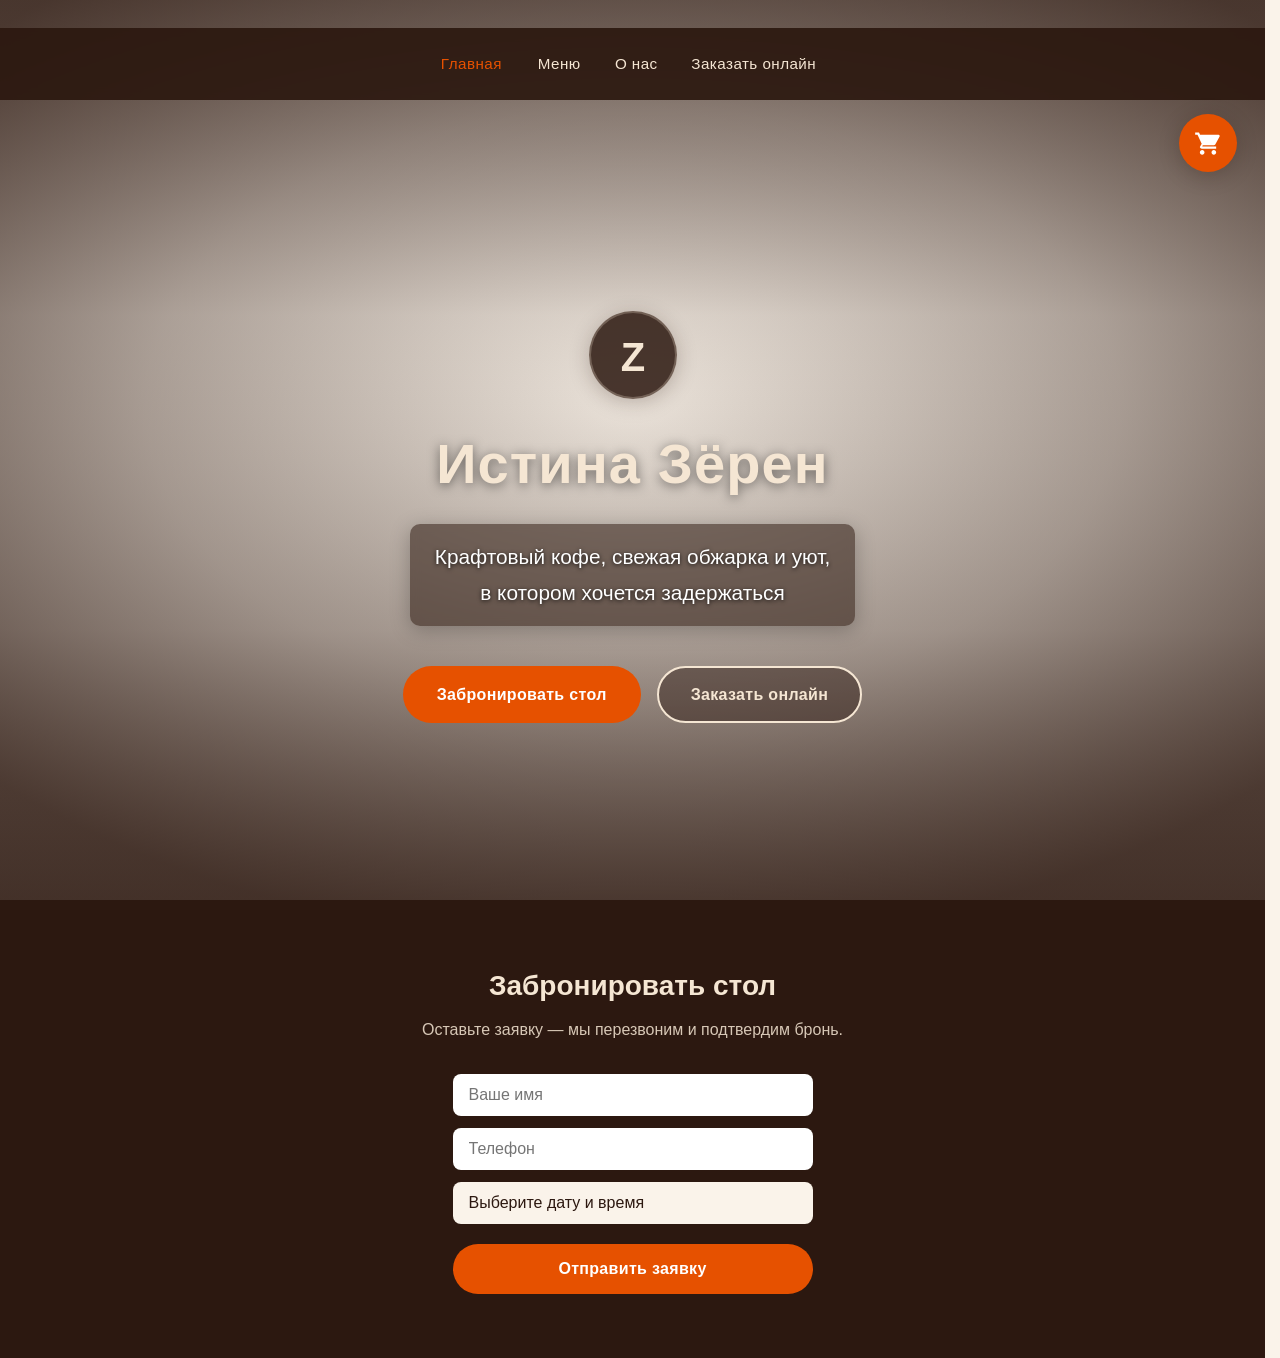
<file: index.html>
<!DOCTYPE html>
<html lang="ru">
<head>
  <meta charset="UTF-8">
  <meta name="viewport" content="width=device-width, initial-scale=1.0">
  <title>Истина Зёрен — кофейня</title>
  <link rel="stylesheet" href="styles.css">
</head>
<body class="page-home">

  <main>
    <div class="hero-page">

      <div class="hero-bg" aria-hidden="true">
        <div class="hero-bg__slides">
          <div class="hero-bg__slide" style="background-image: url('images/hero-1.png')"></div>
          <div class="hero-bg__slide" style="background-image: url('images/hero-2.png')"></div>
          <div class="hero-bg__slide" style="background-image: url('images/hero-3.png')"></div>
          <div class="hero-bg__slide" style="background-image: url('images/hero-4.png')"></div>
          <div class="hero-bg__slide" style="background-image: url('images/hero-5.png')"></div>
        </div>
        <div class="hero-bg__vignette"></div>
      </div>

      <div class="header-wrap" id="header-wrap">
        <header class="header" id="header">
          <nav class="header__nav">
            <a href="index.html" class="header__link header__link--active" data-text="Главная">Главная</a>
            <a href="menu.html" class="header__link" data-text="Меню">Меню</a>
            <a href="about.html" class="header__link" data-text="О нас">О нас</a>
            <a href="order.html" class="header__link" data-text="Заказать онлайн">Заказать онлайн</a>
          </nav>
        </header>

        <div class="cart-wrap">
          <button class="header__cart" type="button" id="cart-btn" aria-label="Корзина">
            <span class="header__cart-count" id="cart-count" hidden>0</span>
            <svg class="header__cart-icon" viewBox="0 0 24 24" aria-hidden="true">
              <path d="M7 18c-1.1 0-1.99.9-1.99 2S5.9 22 7 22s2-.9 2-2-.9-2-2-2zm10 0c-1.1 0-1.99.9-1.99 2S15.9 22 17 22s2-.9 2-2-.9-2-2-2zM7.16 14h9.45c.75 0 1.41-.41 1.75-1.03l3.58-6.49A1 1 0 0 0 21.05 5H5.21l-.94-2H1v2h2l3.6 7.59-1.35 2.44C4.52 15.37 5.48 17 7 17h12v-2H7.42c-.14 0-.25-.11-.25-.25l.03-.12.38-.68z"/>
            </svg>
          </button>
          <aside class="cart-panel" id="cart-panel" hidden aria-label="Содержимое корзины">
            <h2 class="cart-panel__title">Корзина</h2>
            <p class="cart-panel__empty" id="cart-empty">Пока пусто — выберите блюда в меню</p>
            <ul class="cart-panel__list" id="cart-list"></ul>
            <div class="cart-panel__divider" id="cart-divider" hidden></div>
            <div class="cart-panel__total" id="cart-total-row" hidden>
              <span class="cart-panel__total-label">Итого</span>
              <span class="cart-panel__total-price" id="cart-total">0 ₽</span>
            </div>
            <a href="order.html" class="btn btn--primary cart-panel__order" id="cart-order-btn" hidden>Заказать</a>
          </aside>
        </div>
      </div>

      <section class="hero" id="hero">
        <div class="hero__content">

          <div class="hero__logo animate-in" style="--delay: 0s">Z</div>

          <h1 class="hero__title animate-in" style="--delay: 0.15s">Истина Зёрен</h1>

          <p class="hero__tagline animate-in" style="--delay: 0.3s">
            Крафтовый кофе, свежая обжарка и уют,<br>
            в котором хочется задержаться
          </p>

          <div class="hero__actions animate-in" style="--delay: 0.45s">
            <a href="#booking" class="btn btn--primary">Забронировать стол</a>
            <a href="menu.html" class="btn btn--secondary">Заказать онлайн</a>
          </div>

        </div>
      </section>

    </div>
  </main>

  <footer class="footer" id="booking">
    <h2 class="footer__title">Забронировать стол</h2>
    <p class="footer__text">Оставьте заявку — мы перезвоним и подтвердим бронь.</p>
    <form class="footer__form">
      <input type="text" placeholder="Ваше имя" required>
      <input type="tel" placeholder="Телефон" required>

      <div class="datetime-field" data-datetime-field>
        <button type="button" class="datetime-field__trigger">
          <span class="datetime-field__value">Выберите дату и время</span>
        </button>
        <input type="hidden" class="datetime-field__hidden" name="datetime" required>
        <div class="datetime-field__popup" hidden>
          <div class="datetime-field__panel">
            <div class="datetime-field__calendar">
              <div class="datetime-field__nav">
                <button type="button" class="datetime-field__prev-month" aria-label="Предыдущий месяц">‹</button>
                <span class="datetime-field__month-year"></span>
                <button type="button" class="datetime-field__next-month" aria-label="Следующий месяц">›</button>
              </div>
              <div class="datetime-field__weekdays">
                <span>Пн</span><span>Вт</span><span>Ср</span><span>Чт</span>
                <span>Пт</span><span>Сб</span><span>Вс</span>
              </div>
              <div class="datetime-field__days"></div>
            </div>
            <div class="datetime-field__time">
              <p class="datetime-field__time-title">Время</p>
              <div class="datetime-field__hours"></div>
            </div>
          </div>
        </div>
      </div>

      <button type="submit" class="btn btn--primary">Отправить заявку</button>
    </form>
  </footer>

  <script src="script.js"></script>
</body>
</html>
</file>
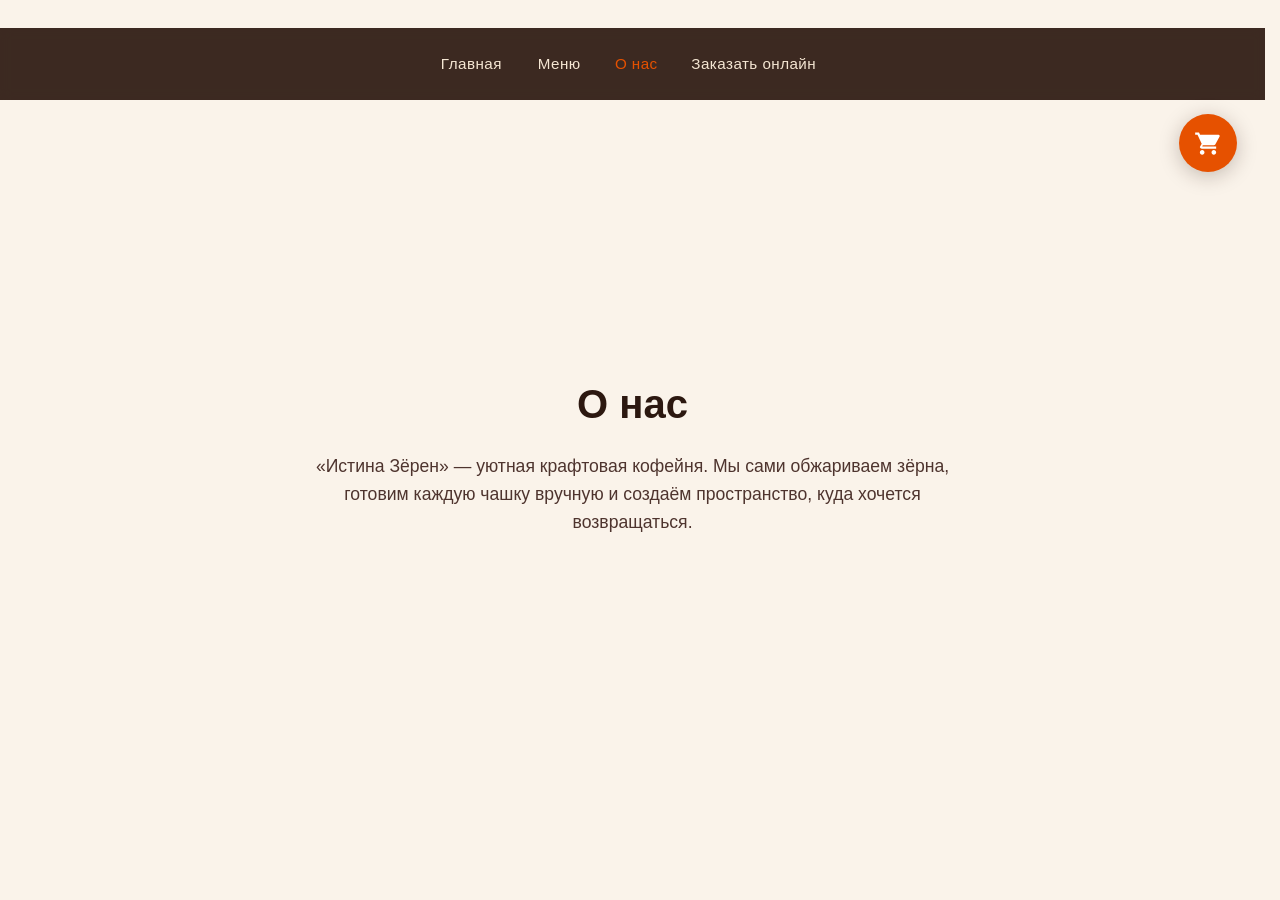
<file: about.html>
<!DOCTYPE html>
<html lang="ru">
<head>
  <meta charset="UTF-8">
  <meta name="viewport" content="width=device-width, initial-scale=1.0">
  <title>О нас — Истина Зёрен</title>
  <link rel="stylesheet" href="styles.css">
</head>
<body class="page-inner">

  <div class="header-wrap" id="header-wrap">
    <header class="header" id="header">
      <nav class="header__nav">
        <a href="index.html" class="header__link" data-text="Главная">Главная</a>
        <a href="menu.html" class="header__link" data-text="Меню">Меню</a>
        <a href="about.html" class="header__link header__link--active" data-text="О нас">О нас</a>
        <a href="order.html" class="header__link" data-text="Заказать онлайн">Заказать онлайн</a>
      </nav>
    </header>

    <div class="cart-wrap">
      <button class="header__cart" type="button" id="cart-btn" aria-label="Корзина">
        <span class="header__cart-count" id="cart-count" hidden>0</span>
        <svg class="header__cart-icon" viewBox="0 0 24 24" aria-hidden="true">
          <path d="M7 18c-1.1 0-1.99.9-1.99 2S5.9 22 7 22s2-.9 2-2-.9-2-2-2zm10 0c-1.1 0-1.99.9-1.99 2S15.9 22 17 22s2-.9 2-2-.9-2-2-2zM7.16 14h9.45c.75 0 1.41-.41 1.75-1.03l3.58-6.49A1 1 0 0 0 21.05 5H5.21l-.94-2H1v2h2l3.6 7.59-1.35 2.44C4.52 15.37 5.48 17 7 17h12v-2H7.42c-.14 0-.25-.11-.25-.25l.03-.12.38-.68z"/>
        </svg>
      </button>
      <aside class="cart-panel" id="cart-panel" hidden aria-label="Содержимое корзины">
        <h2 class="cart-panel__title">Корзина</h2>
        <p class="cart-panel__empty" id="cart-empty">Пока пусто — выберите блюда в меню</p>
        <ul class="cart-panel__list" id="cart-list"></ul>
        <div class="cart-panel__divider" id="cart-divider" hidden></div>
        <div class="cart-panel__total" id="cart-total-row" hidden>
          <span class="cart-panel__total-label">Итого</span>
          <span class="cart-panel__total-price" id="cart-total">0 ₽</span>
        </div>
        <a href="order.html" class="btn btn--primary cart-panel__order" id="cart-order-btn" hidden>Заказать</a>
      </aside>
    </div>
  </div>

  <main class="page-content">
    <h1 class="page-content__title">О нас</h1>
    <p class="page-content__text">
      «Истина Зёрен» — уютная крафтовая кофейня. Мы сами обжариваем зёрна,
      готовим каждую чашку вручную и создаём пространство, куда хочется возвращаться.
    </p>
  </main>

  <script src="script.js"></script>
</body>
</html>
</file>
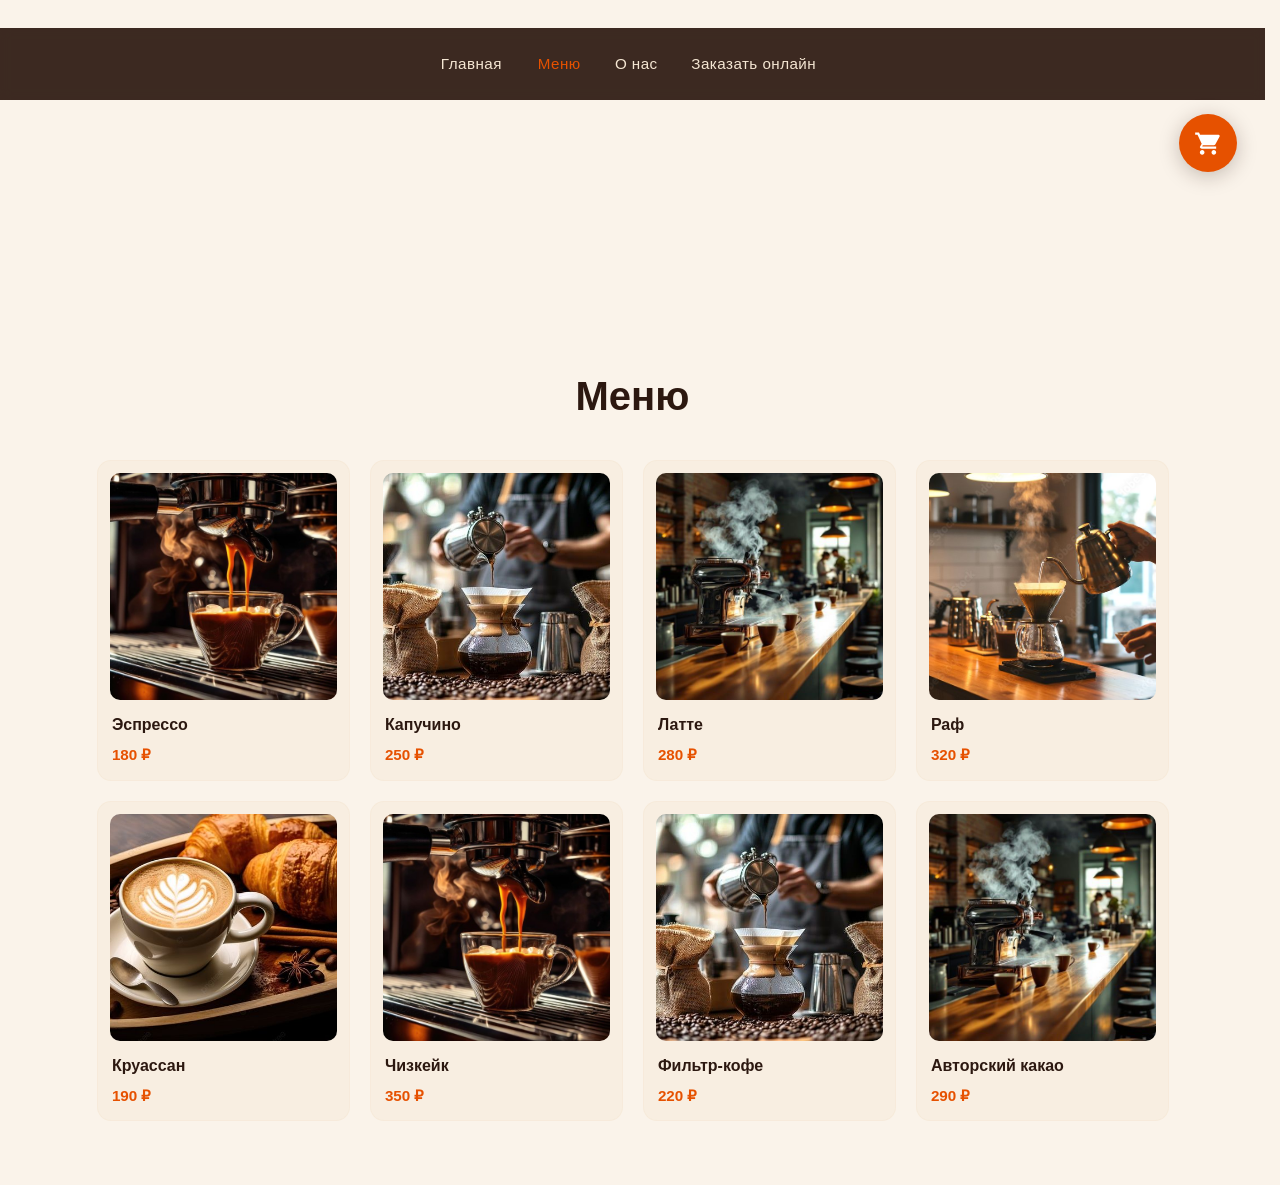
<file: menu.html>
<!DOCTYPE html>
<html lang="ru">
<head>
  <meta charset="UTF-8">
  <meta name="viewport" content="width=device-width, initial-scale=1.0">
  <title>Меню — Истина Зёрен</title>
  <link rel="stylesheet" href="styles.css">
</head>
<body class="page-inner">

  <div class="header-wrap" id="header-wrap">
    <header class="header" id="header">
      <nav class="header__nav">
        <a href="index.html" class="header__link" data-text="Главная">Главная</a>
        <a href="menu.html" class="header__link header__link--active" data-text="Меню">Меню</a>
        <a href="about.html" class="header__link" data-text="О нас">О нас</a>
        <a href="order.html" class="header__link" data-text="Заказать онлайн">Заказать онлайн</a>
      </nav>
    </header>

    <div class="cart-wrap">
      <button class="header__cart" type="button" id="cart-btn" aria-label="Корзина">
        <span class="header__cart-count" id="cart-count" hidden>0</span>
        <svg class="header__cart-icon" viewBox="0 0 24 24" aria-hidden="true">
          <path d="M7 18c-1.1 0-1.99.9-1.99 2S5.9 22 7 22s2-.9 2-2-.9-2-2-2zm10 0c-1.1 0-1.99.9-1.99 2S15.9 22 17 22s2-.9 2-2-.9-2-2-2zM7.16 14h9.45c.75 0 1.41-.41 1.75-1.03l3.58-6.49A1 1 0 0 0 21.05 5H5.21l-.94-2H1v2h2l3.6 7.59-1.35 2.44C4.52 15.37 5.48 17 7 17h12v-2H7.42c-.14 0-.25-.11-.25-.25l.03-.12.38-.68z"/>
        </svg>
      </button>
      <aside class="cart-panel" id="cart-panel" hidden aria-label="Содержимое корзины">
        <h2 class="cart-panel__title">Корзина</h2>
        <p class="cart-panel__empty" id="cart-empty">Пока пусто — выберите блюда в меню</p>
        <ul class="cart-panel__list" id="cart-list"></ul>
        <div class="cart-panel__divider" id="cart-divider" hidden></div>
        <div class="cart-panel__total" id="cart-total-row" hidden>
          <span class="cart-panel__total-label">Итого</span>
          <span class="cart-panel__total-price" id="cart-total">0 ₽</span>
        </div>
        <a href="order.html" class="btn btn--primary cart-panel__order" id="cart-order-btn" hidden>Заказать</a>
      </aside>
    </div>
  </div>

  <main class="menu-page">
    <h1 class="menu-page__title">Меню</h1>

    <div class="menu-grid">

      <article class="menu-card" data-cart-item data-name="Эспрессо" data-price="180" tabindex="0" role="button">
        <div class="menu-card__image">
          <img src="images/menu/espresso.png" alt="Эспрессо">
        </div>
        <h2 class="menu-card__name">Эспрессо</h2>
        <p class="menu-card__price">180 ₽</p>
      </article>

      <article class="menu-card" data-cart-item data-name="Капучино" data-price="250" tabindex="0" role="button">
        <div class="menu-card__image">
          <img src="images/menu/cappuccino.png" alt="Капучино">
        </div>
        <h2 class="menu-card__name">Капучино</h2>
        <p class="menu-card__price">250 ₽</p>
      </article>

      <article class="menu-card" data-cart-item data-name="Латте" data-price="280" tabindex="0" role="button">
        <div class="menu-card__image">
          <img src="images/menu/latte.png" alt="Латте">
        </div>
        <h2 class="menu-card__name">Латте</h2>
        <p class="menu-card__price">280 ₽</p>
      </article>

      <article class="menu-card" data-cart-item data-name="Раф" data-price="320" tabindex="0" role="button">
        <div class="menu-card__image">
          <img src="images/menu/raf.png" alt="Раф">
        </div>
        <h2 class="menu-card__name">Раф</h2>
        <p class="menu-card__price">320 ₽</p>
      </article>

      <article class="menu-card" data-cart-item data-name="Круассан" data-price="190" tabindex="0" role="button">
        <div class="menu-card__image">
          <img src="images/menu/croissant.png" alt="Круассан">
        </div>
        <h2 class="menu-card__name">Круассан</h2>
        <p class="menu-card__price">190 ₽</p>
      </article>

      <article class="menu-card" data-cart-item data-name="Чизкейк" data-price="350" tabindex="0" role="button">
        <div class="menu-card__image">
          <img src="images/menu/cheesecake.png" alt="Чизкейк">
        </div>
        <h2 class="menu-card__name">Чизкейк</h2>
        <p class="menu-card__price">350 ₽</p>
      </article>

      <article class="menu-card" data-cart-item data-name="Фильтр-кофе" data-price="220" tabindex="0" role="button">
        <div class="menu-card__image">
          <img src="images/menu/filter.png" alt="Фильтр-кофе">
        </div>
        <h2 class="menu-card__name">Фильтр-кофе</h2>
        <p class="menu-card__price">220 ₽</p>
      </article>

      <article class="menu-card" data-cart-item data-name="Авторский какао" data-price="290" tabindex="0" role="button">
        <div class="menu-card__image">
          <img src="images/menu/cacao.png" alt="Авторский какао">
        </div>
        <h2 class="menu-card__name">Авторский какао</h2>
        <p class="menu-card__price">290 ₽</p>
      </article>

    </div>
  </main>

  <script src="script.js"></script>
</body>
</html>
</file>
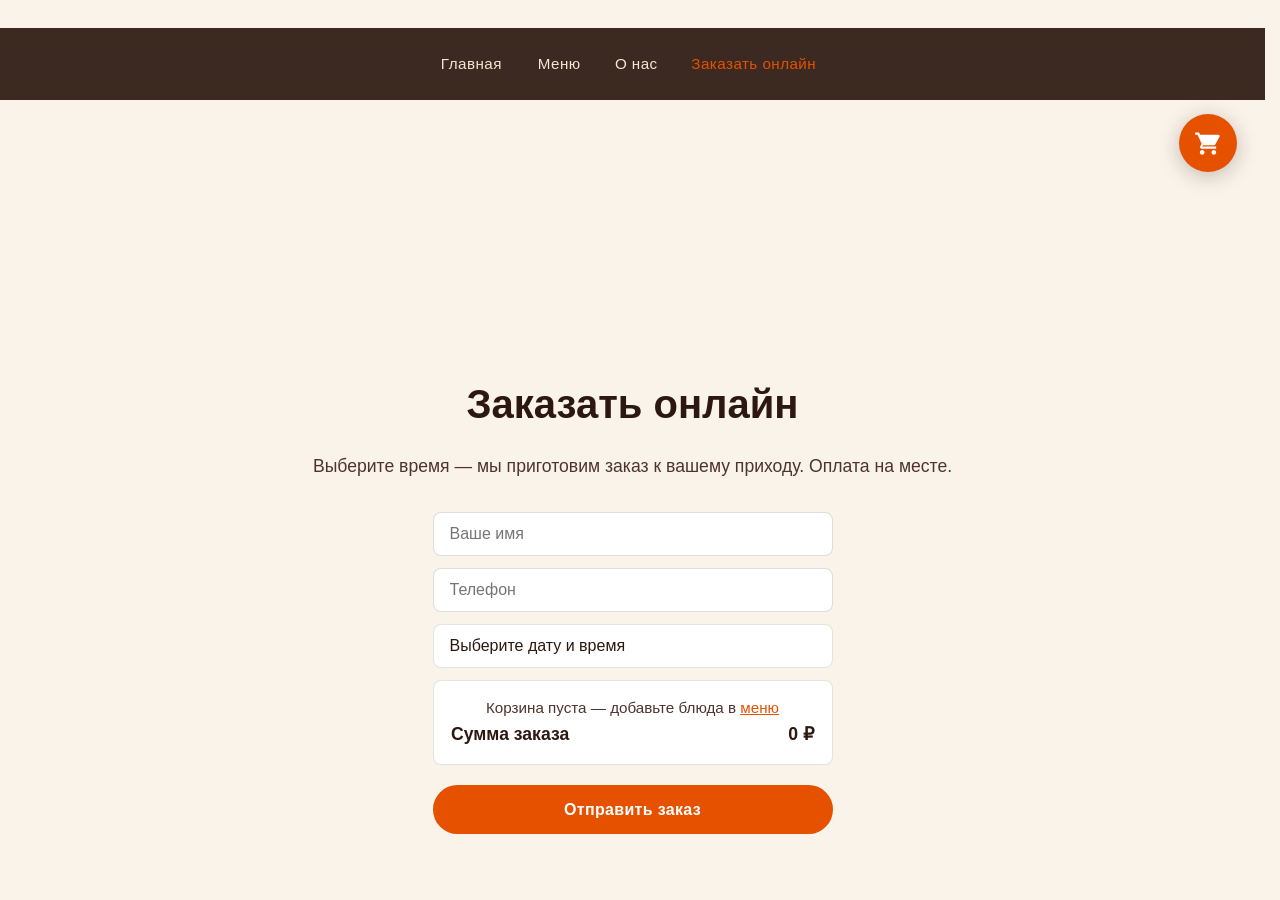
<file: order.html>
<!DOCTYPE html>
<html lang="ru">
<head>
  <meta charset="UTF-8">
  <meta name="viewport" content="width=device-width, initial-scale=1.0">
  <title>Заказать онлайн — Истина Зёрен</title>
  <link rel="stylesheet" href="styles.css">
</head>
<body class="page-inner">

  <div class="header-wrap" id="header-wrap">
    <header class="header" id="header">
      <nav class="header__nav">
        <a href="index.html" class="header__link" data-text="Главная">Главная</a>
        <a href="menu.html" class="header__link" data-text="Меню">Меню</a>
        <a href="about.html" class="header__link" data-text="О нас">О нас</a>
        <a href="order.html" class="header__link header__link--active" data-text="Заказать онлайн">Заказать онлайн</a>
      </nav>
    </header>

    <div class="cart-wrap">
      <button class="header__cart" type="button" id="cart-btn" aria-label="Корзина">
        <span class="header__cart-count" id="cart-count" hidden>0</span>
        <svg class="header__cart-icon" viewBox="0 0 24 24" aria-hidden="true">
          <path d="M7 18c-1.1 0-1.99.9-1.99 2S5.9 22 7 22s2-.9 2-2-.9-2-2-2zm10 0c-1.1 0-1.99.9-1.99 2S15.9 22 17 22s2-.9 2-2-.9-2-2-2zM7.16 14h9.45c.75 0 1.41-.41 1.75-1.03l3.58-6.49A1 1 0 0 0 21.05 5H5.21l-.94-2H1v2h2l3.6 7.59-1.35 2.44C4.52 15.37 5.48 17 7 17h12v-2H7.42c-.14 0-.25-.11-.25-.25l.03-.12.38-.68z"/>
        </svg>
      </button>
      <aside class="cart-panel" id="cart-panel" hidden aria-label="Содержимое корзины">
        <h2 class="cart-panel__title">Корзина</h2>
        <p class="cart-panel__empty" id="cart-empty">Пока пусто — выберите блюда в меню</p>
        <ul class="cart-panel__list" id="cart-list"></ul>
        <div class="cart-panel__divider" id="cart-divider" hidden></div>
        <div class="cart-panel__total" id="cart-total-row" hidden>
          <span class="cart-panel__total-label">Итого</span>
          <span class="cart-panel__total-price" id="cart-total">0 ₽</span>
        </div>
        <a href="order.html" class="btn btn--primary cart-panel__order" id="cart-order-btn" hidden>Заказать</a>
      </aside>
    </div>
  </div>

  <main class="page-content">
    <h1 class="page-content__title">Заказать онлайн</h1>
    <p class="page-content__text">Выберите время — мы приготовим заказ к вашему приходу. Оплата на месте.</p>

    <form class="order-form">
      <input type="text" placeholder="Ваше имя" required>
      <input type="tel" placeholder="Телефон" required>

      <div class="datetime-field" data-datetime-field>
        <button type="button" class="datetime-field__trigger">
          <span class="datetime-field__value">Выберите дату и время</span>
        </button>
        <input type="hidden" class="datetime-field__hidden" name="datetime" required>
        <div class="datetime-field__popup" hidden>
          <div class="datetime-field__panel">
            <div class="datetime-field__calendar">
              <div class="datetime-field__nav">
                <button type="button" class="datetime-field__prev-month" aria-label="Предыдущий месяц">‹</button>
                <span class="datetime-field__month-year"></span>
                <button type="button" class="datetime-field__next-month" aria-label="Следующий месяц">›</button>
              </div>
              <div class="datetime-field__weekdays">
                <span>Пн</span><span>Вт</span><span>Ср</span><span>Чт</span>
                <span>Пт</span><span>Сб</span><span>Вс</span>
              </div>
              <div class="datetime-field__days"></div>
            </div>
            <div class="datetime-field__time">
              <p class="datetime-field__time-title">Время</p>
              <div class="datetime-field__hours"></div>
            </div>
          </div>
        </div>
      </div>

      <div class="order-summary" id="order-summary">
        <p class="order-summary__empty" id="order-summary-empty">Корзина пуста — добавьте блюда в <a href="menu.html">меню</a></p>
        <ul class="order-summary__list" id="order-summary-list"></ul>
        <div class="order-summary__divider" id="order-summary-divider" hidden></div>
        <div class="order-summary__total" id="order-summary-total-row" hidden>
          <span class="order-summary__total-label">Сумма заказа</span>
          <span class="order-summary__total-price" id="order-summary-total">0 ₽</span>
        </div>
      </div>
      <button type="submit" class="btn btn--primary">Отправить заказ</button>
    </form>
  </main>

  <script src="script.js"></script>
</body>
</html>
</file>
<file: styles.css>
/* =============================================
   Истина Зёрен — стили кофейни
   ============================================= */

:root {
  --color-brown-dark: #2c1810;
  --color-brown: #4e342e;
  --color-beige: #f5e6d3;
  --color-beige-light: #faf3ea;
  --color-orange: #e65100;
  --color-orange-hover: #ff6d00;

  --font-main: "Segoe UI", Tahoma, Geneva, Verdana, sans-serif;

  --header-height: 72px;
  --header-height-scrolled: 56px;
  --header-top-gap: 28px;

  --cart-size: 58px;
  --cart-size-scrolled: 52px;

  --shadow-soft: 0 4px 20px rgba(44, 24, 16, 0.25);
  --shadow-header: 0 2px 16px rgba(44, 24, 16, 0.35);

  --transition: 0.3s ease;
  --slide-duration: 25s;
}

*,
*::before,
*::after {
  box-sizing: border-box;
  margin: 0;
  padding: 0;
}

html {
  scroll-behavior: smooth;
  scrollbar-gutter: stable;
}

body {
  font-family: var(--font-main);
  background-color: var(--color-beige-light);
  color: var(--color-brown-dark);
  line-height: 1.6;
}

a {
  text-decoration: none;
  color: inherit;
}

/* =============================================
   ГЛАВНАЯ СТРАНИЦА (hero-page)
   ============================================= */
.hero-page {
  position: relative;
  min-height: 100vh;
  display: flex;
  flex-direction: column;
}

.hero-bg {
  position: absolute;
  inset: 0;
  z-index: 0;
  overflow: hidden;
}

.hero-bg__slides {
  position: absolute;
  inset: 0;
}

/* Чёткие фото на весь экран, без размытия */
.hero-bg__slide {
  position: absolute;
  inset: 0;
  background-size: cover;
  background-position: center;
  background-repeat: no-repeat;
  opacity: 0;
  animation: slideShow var(--slide-duration) infinite;
}

.hero-bg__slide:nth-child(1) { animation-delay: 0s; }
.hero-bg__slide:nth-child(2) { animation-delay: 5s; }
.hero-bg__slide:nth-child(3) { animation-delay: 10s; }
.hero-bg__slide:nth-child(4) { animation-delay: 15s; }
.hero-bg__slide:nth-child(5) { animation-delay: 20s; }

@keyframes slideShow {
  0%   { opacity: 0; }
  4%   { opacity: 1; }
  20%  { opacity: 1; }
  24%  { opacity: 0; }
  100% { opacity: 0; }
}

.hero-bg__vignette {
  position: absolute;
  inset: 0;
  background:
    radial-gradient(
      ellipse 70% 60% at 50% 45%,
      rgba(44, 24, 16, 0) 0%,
      rgba(44, 24, 16, 0.35) 55%,
      rgba(44, 24, 16, 0.75) 100%
    ),
    linear-gradient(
      to bottom,
      rgba(44, 24, 16, 0.45) 0%,
      rgba(44, 24, 16, 0.05) 35%,
      rgba(44, 24, 16, 0.15) 70%,
      rgba(44, 24, 16, 0.55) 100%
    );
  pointer-events: none;
}

/* =============================================
   ШАПКА + КОРЗИНА
   ============================================= */
.header-wrap {
  position: relative;
  z-index: 100;
  margin-top: var(--header-top-gap);
  padding-bottom: calc(var(--cart-size) + 8px);
  transition: margin-top var(--transition), padding-bottom var(--transition);
}

.header-wrap--scrolled {
  position: fixed;
  top: 0;
  left: 0;
  right: 0;
  margin-top: 0;
  padding-bottom: calc(var(--cart-size-scrolled) + 6px);
}

.header {
  position: relative;
  display: flex;
  align-items: center;
  justify-content: center;
  height: var(--header-height);
  background-color: rgba(44, 24, 16, 0.92);
  backdrop-filter: blur(6px);
  transition: height var(--transition), box-shadow var(--transition);
}

.header-wrap--scrolled .header {
  height: var(--header-height-scrolled);
  box-shadow: var(--shadow-header);
}

.header__nav {
  position: relative;
  z-index: 2;
  display: flex;
  flex-wrap: wrap;
  justify-content: center;
  align-items: center;
  gap: 1.5rem 2rem;
}

.header__link {
  display: inline-grid;
  grid-template-columns: 1fr;
  flex-shrink: 0;
  white-space: nowrap;
  color: var(--color-beige);
  font-size: 0.95rem;
  font-weight: 500;
  letter-spacing: 0.03em;
  transition: color var(--transition);
  -webkit-tap-highlight-color: transparent;
}

.header__link::after {
  content: attr(data-text);
  grid-area: 1 / 1;
  height: 0;
  overflow: hidden;
  visibility: hidden;
  font-weight: 700;
  pointer-events: none;
  user-select: none;
}

.header__link:hover,
.header__link--active {
  color: var(--color-orange);
}

.header__link:focus {
  outline: none;
}

.header__link:focus-visible {
  outline: 2px solid var(--color-orange);
  outline-offset: 3px;
}

/* Корзина */
.header-placeholder {
  display: none;
}

.header-placeholder--visible {
  display: block;
}

.cart-wrap {
  position: absolute;
  top: calc(var(--header-height) + 14px);
  right: 1.75rem;
  z-index: 101;
}

.header-wrap--scrolled .cart-wrap {
  top: calc(var(--header-height-scrolled) + 12px);
}

.header__cart {
  position: relative;
  width: var(--cart-size);
  height: var(--cart-size);
  border: none;
  border-radius: 50%;
  background-color: var(--color-orange);
  cursor: pointer;
  display: flex;
  align-items: center;
  justify-content: center;
  box-shadow: var(--shadow-soft);
  transition: background-color var(--transition), transform var(--transition),
              width var(--transition), height var(--transition);
}

.header-wrap--scrolled .header__cart {
  width: var(--cart-size-scrolled);
  height: var(--cart-size-scrolled);
}

.header__cart:hover {
  background-color: var(--color-orange-hover);
  transform: scale(1.06);
}

.header__cart-icon {
  width: 28px;
  height: 28px;
  fill: #fff;
}

.header-wrap--scrolled .header__cart-icon {
  width: 26px;
  height: 26px;
}

/* Счётчик позиций — слева снизу от иконки корзины */
.header__cart-count {
  position: absolute;
  bottom: -2px;
  left: -2px;
  min-width: 22px;
  height: 22px;
  padding: 0 5px;
  border-radius: 50%;
  background-color: var(--color-brown-dark);
  color: #fff;
  font-size: 0.72rem;
  font-weight: 700;
  line-height: 22px;
  text-align: center;
  border: 2px solid var(--color-beige);
  z-index: 2;
}

/* Окно корзины — шире на 25%, смещено влево */
.cart-panel {
  position: absolute;
  top: calc(100% + 12px);
  right: 1.25rem;
  width: 31.25vw;
  min-width: 325px;
  max-width: 425px;
  padding: 1.25rem 1.35rem;
  border-radius: 14px;
  background-color: var(--color-beige-light);
  border: 1px solid rgba(245, 230, 211, 0.9);
  box-shadow: var(--shadow-soft);
}

.cart-panel__title {
  font-size: 1.25rem;
  font-weight: 700;
  color: var(--color-brown-dark);
  margin-bottom: 0.85rem;
  letter-spacing: 0.02em;
}

.cart-panel__empty {
  font-size: 1rem;
  color: var(--color-brown);
  text-align: center;
  padding: 0.65rem 0;
  line-height: 1.5;
}

.cart-panel__list {
  list-style: none;
  max-height: 50vh;
  overflow-y: auto;
}

.cart-panel__item {
  display: flex;
  justify-content: space-between;
  align-items: center;
  gap: 1rem;
  padding: 0.55rem 0;
}

.cart-panel__left {
  display: flex;
  align-items: baseline;
  flex-wrap: wrap;
  gap: 0.35rem 0.45rem;
  min-width: 0;
  flex: 1;
}

.cart-panel__name {
  font-size: 1.05rem;
  font-weight: 600;
  color: var(--color-brown-dark);
  text-align: left;
  line-height: 1.35;
}

.cart-panel__multiply {
  font-size: 1.05rem;
  font-weight: 600;
  color: var(--color-brown);
  margin-left: 0.15rem;
}

.cart-panel__qty {
  font-size: 1.05rem;
  font-weight: 600;
  color: var(--color-brown-dark);
}

.cart-panel__right {
  display: flex;
  align-items: center;
  justify-content: flex-end;
  gap: 0.5rem;
  flex-shrink: 0;
  min-width: 6.75rem;
}

.cart-panel__price {
  font-size: 1.05rem;
  font-weight: 600;
  color: var(--color-orange);
  white-space: nowrap;
  text-align: right;
  margin-right: 0.15rem;
}

.cart-panel__remove {
  flex-shrink: 0;
  width: 1.75rem;
  height: 1.75rem;
  border: none;
  border-radius: 6px;
  background: transparent;
  color: #9e9e9e;
  font-size: 1.35rem;
  font-weight: 400;
  line-height: 1;
  cursor: pointer;
  transition: color var(--transition);
}

.cart-panel__remove:hover {
  color: #000;
}

.cart-panel__divider {
  height: 1px;
  background-color: var(--color-brown-dark);
  opacity: 0.35;
  margin: 0.75rem 0 0.85rem;
}

.cart-panel__total {
  display: flex;
  justify-content: space-between;
  align-items: baseline;
  gap: 1rem;
}

.cart-panel__total-label {
  font-size: 1.1rem;
  font-weight: 700;
  color: var(--color-brown-dark);
}

.cart-panel__total-price {
  font-size: 1.1rem;
  font-weight: 700;
  color: var(--color-brown-dark);
  min-width: 6.75rem;
  text-align: right;
  padding-right: calc(1.75rem + 0.5rem + 0.15rem);
}

.cart-panel__order {
  display: block;
  width: 100%;
  margin-top: 1rem;
  text-align: center;
  text-decoration: none;
}

/* =============================================
   HERO-СЕКЦИЯ
   ============================================= */
.hero {
  position: relative;
  z-index: 1;
  flex: 1;
  display: flex;
  align-items: center;
  justify-content: center;
  text-align: center;
  padding: 2rem 1.5rem 4rem;
}

.hero__content {
  max-width: 640px;
}

.hero__logo {
  width: 88px;
  height: 88px;
  margin: 0 auto 1.25rem;
  border-radius: 50%;
  background-color: rgba(44, 24, 16, 0.85);
  color: var(--color-beige);
  font-size: 2.5rem;
  font-weight: 700;
  line-height: 88px;
  letter-spacing: -0.02em;
  box-shadow: var(--shadow-soft);
  border: 2px solid rgba(245, 230, 211, 0.25);
}

.hero__title {
  font-size: clamp(2.2rem, 6vw, 3.5rem);
  font-weight: 700;
  color: var(--color-beige);
  letter-spacing: 0.02em;
  margin-bottom: 1rem;
  text-shadow: 0 2px 12px rgba(0, 0, 0, 0.5);
}

.hero__tagline {
  display: inline-block;
  font-size: clamp(1.05rem, 2.5vw, 1.3rem);
  color: #fff;
  margin-bottom: 2.5rem;
  line-height: 1.75;
  padding: 0.7em 1.2em;
  border-radius: 10px;
  background: rgba(44, 24, 16, 0.55);
  backdrop-filter: blur(5px);
  text-shadow: 0 1px 4px rgba(0, 0, 0, 0.85);
  box-shadow: 0 4px 20px rgba(0, 0, 0, 0.25);
}

.hero__actions {
  display: flex;
  flex-wrap: wrap;
  gap: 1rem;
  justify-content: center;
}

.btn {
  display: inline-block;
  padding: 0.85rem 2rem;
  border-radius: 50px;
  font-size: 1rem;
  font-weight: 600;
  letter-spacing: 0.02em;
  border: 2px solid transparent;
  cursor: pointer;
  transition: background-color var(--transition), color var(--transition),
              transform var(--transition), border-color var(--transition);
}

.btn--primary {
  background-color: var(--color-orange);
  color: #fff;
}

.btn--primary:hover {
  background-color: var(--color-orange-hover);
  transform: translateY(-2px);
}

.btn--secondary {
  background-color: rgba(44, 24, 16, 0.45);
  color: var(--color-beige);
  border-color: var(--color-beige);
  backdrop-filter: blur(4px);
}

.btn--secondary:hover {
  background-color: var(--color-beige);
  color: var(--color-brown-dark);
  transform: translateY(-2px);
}

/* =============================================
   АНИМАЦИЯ ПОЯВЛЕНИЯ ТЕКСТА
   ============================================= */
.animate-in {
  opacity: 0;
  transform: translateY(24px);
  animation: fadeInUp 0.8s ease forwards;
  animation-delay: var(--delay, 0s);
}

@keyframes fadeInUp {
  to {
    opacity: 1;
    transform: translateY(0);
  }
}

/* =============================================
   ВНУТРЕННИЕ СТРАНИЦЫ
   ============================================= */
.page-content {
  max-width: 720px;
  margin: 0 auto;
  padding: calc(var(--header-top-gap) + var(--header-height) + var(--cart-size) + 48px) 1.5rem 4rem;
  text-align: center;
}

.page-content__title {
  font-size: clamp(1.75rem, 5vw, 2.5rem);
  color: var(--color-brown-dark);
  margin-bottom: 1rem;
}

.page-content__text {
  font-size: 1.1rem;
  color: var(--color-brown);
  margin-bottom: 2rem;
}

.order-form {
  display: flex;
  flex-direction: column;
  gap: 0.75rem;
  max-width: 400px;
  margin: 0 auto;
  text-align: left;
}

.order-form input {
  padding: 0.75rem 1rem;
  border: 1px solid rgba(44, 24, 16, 0.15);
  border-radius: 8px;
  font-size: 1rem;
  font-family: var(--font-main);
  background: #fff;
}

.order-summary {
  padding: 1rem 1.1rem;
  border: 1px solid rgba(44, 24, 16, 0.12);
  border-radius: 8px;
  background: #fff;
}

.order-summary__empty {
  font-size: 0.95rem;
  color: var(--color-brown);
  text-align: center;
  line-height: 1.5;
}

.order-summary__empty a {
  color: var(--color-orange);
  text-decoration: underline;
}

.order-summary__list {
  list-style: none;
}

.order-summary__item {
  display: flex;
  justify-content: space-between;
  align-items: center;
  gap: 1rem;
  padding: 0.55rem 0;
}

.order-summary__item .cart-panel__price {
  padding-right: 0;
}

.order-summary__divider {
  height: 1px;
  background-color: var(--color-brown-dark);
  opacity: 0.35;
  margin: 0.75rem 0 0.85rem;
}

.order-summary__total {
  display: flex;
  justify-content: space-between;
  align-items: baseline;
  gap: 1rem;
}

.order-summary__total-label {
  font-size: 1.1rem;
  font-weight: 700;
  color: var(--color-brown-dark);
}

.order-summary__total-price {
  font-size: 1.1rem;
  font-weight: 700;
  color: var(--color-brown-dark);
  min-width: 6.75rem;
  text-align: right;
}

.order-form .btn {
  margin-top: 0.5rem;
  text-align: center;
}

/* =============================================
   СТРАНИЦА «МЕНЮ»
   ============================================= */
.menu-page {
  max-width: 1120px;
  margin: 0 auto;
  padding: calc(var(--header-top-gap) + var(--header-height) + var(--cart-size) + 40px) 1.5rem 4rem;
}

.menu-page__title {
  font-size: clamp(1.75rem, 5vw, 2.5rem);
  color: var(--color-brown-dark);
  text-align: center;
  margin-bottom: 2rem;
}

/* Сетка: 4 позиции в ряд, 2 ряда */
.menu-grid {
  display: grid;
  grid-template-columns: repeat(4, 1fr);
  gap: 1.25rem;
}

/* Карточка — едва видный молочный прямоугольник */
.menu-card {
  background-color: rgba(245, 230, 211, 0.38);
  border-radius: 14px;
  padding: 0.75rem;
  border: 1px solid rgba(245, 230, 211, 0.5);
  cursor: pointer;
  transition: transform var(--transition), box-shadow var(--transition),
              border-color var(--transition);
}

.menu-card:hover {
  transform: translateY(-3px);
  box-shadow: var(--shadow-soft);
  border-color: rgba(230, 81, 0, 0.35);
}

.menu-card--added {
  border-color: var(--color-orange);
  box-shadow: 0 0 0 2px rgba(230, 81, 0, 0.25);
}

.menu-card__image {
  width: 100%;
  aspect-ratio: 1 / 1;
  margin-bottom: 0.75rem;
  border-radius: 10px;
  background-color: rgba(245, 230, 211, 0.55);
  display: flex;
  align-items: center;
  justify-content: center;
  font-size: 1.4rem;
  font-weight: 600;
  color: var(--color-brown);
  overflow: hidden;
}

.menu-card__image img {
  width: 100%;
  height: 100%;
  object-fit: cover;
}

.menu-card__name {
  font-size: 1rem;
  font-weight: 600;
  color: var(--color-brown-dark);
  text-align: left;
  margin-bottom: 0.35rem;
  padding-left: 0.15rem;
}

.menu-card__price {
  font-size: 0.95rem;
  font-weight: 600;
  color: var(--color-orange);
  text-align: left;
  padding-left: 0.15rem;
}

/* =============================================
   ФУТЕР
   ============================================= */
.footer {
  background-color: var(--color-brown-dark);
  color: var(--color-beige);
  padding: 4rem 1.5rem;
  text-align: center;
}

.footer__title {
  font-size: 1.75rem;
  margin-bottom: 0.5rem;
}

.footer__text {
  margin-bottom: 2rem;
  opacity: 0.85;
}

.footer__form {
  display: flex;
  flex-direction: column;
  gap: 0.75rem;
  max-width: 360px;
  margin: 0 auto;
}

.footer__form input {
  padding: 0.75rem 1rem;
  border: none;
  border-radius: 8px;
  font-size: 1rem;
  font-family: var(--font-main);
}

.footer__form .btn {
  margin-top: 0.5rem;
}

/* =============================================
   КАСТОМНЫЙ ВЫБОР ДАТЫ И ВРЕМЕНИ
   ============================================= */
.datetime-field {
  position: relative;
  width: 100%;
}

.datetime-field__trigger {
  width: 100%;
  padding: 0.75rem 1rem;
  border: none;
  border-radius: 8px;
  font-size: 1rem;
  font-family: var(--font-main);
  background-color: var(--color-beige-light);
  color: var(--color-brown-dark);
  text-align: left;
  cursor: pointer;
  transition: box-shadow var(--transition);
}

.datetime-field__trigger:hover {
  box-shadow: 0 0 0 2px rgba(230, 81, 0, 0.25);
}

.datetime-field__popup {
  position: absolute;
  bottom: calc(100% + 8px);
  left: 50%;
  transform: translateX(-50%);
  z-index: 200;
  width: min(340px, 92vw);
}

.datetime-field__panel {
  display: flex;
  flex-direction: column;
  gap: 0.75rem;
  padding: 1rem;
  border-radius: 12px;
  background-color: #faf3ea;
  border: 1px solid rgba(245, 230, 211, 0.9);
  box-shadow: 0 8px 32px rgba(44, 24, 16, 0.35);
}

.datetime-field__nav {
  display: flex;
  align-items: center;
  justify-content: space-between;
  margin-bottom: 0.5rem;
}

.datetime-field__month-year {
  font-weight: 600;
  color: var(--color-brown-dark);
}

.datetime-field__prev-month,
.datetime-field__next-month {
  width: 32px;
  height: 32px;
  border: none;
  border-radius: 8px;
  background: rgba(245, 230, 211, 0.8);
  color: var(--color-brown-dark);
  font-size: 1.25rem;
  cursor: pointer;
  transition: background-color var(--transition);
}

.datetime-field__prev-month:hover,
.datetime-field__next-month:hover {
  background-color: rgba(230, 81, 0, 0.15);
}

.datetime-field__weekdays {
  display: grid;
  grid-template-columns: repeat(7, 1fr);
  gap: 4px;
  margin-bottom: 4px;
  font-size: 0.75rem;
  font-weight: 600;
  color: var(--color-brown);
  text-align: center;
}

.datetime-field__days {
  display: grid;
  grid-template-columns: repeat(7, 1fr);
  gap: 4px;
}

.datetime-field__day {
  aspect-ratio: 1;
  border: none;
  border-radius: 8px;
  background: transparent;
  color: var(--color-brown-dark);
  font-size: 0.9rem;
  font-family: var(--font-main);
  cursor: pointer;
  transition: background-color var(--transition), color var(--transition);
}

.datetime-field__day:hover:not(:disabled) {
  background-color: rgba(230, 81, 0, 0.15);
}

.datetime-field__day--selected {
  background-color: var(--color-orange) !important;
  color: #fff !important;
  font-weight: 600;
}

.datetime-field__day--disabled {
  opacity: 0.3;
  cursor: not-allowed;
}

.datetime-field__day--empty {
  pointer-events: none;
}

.datetime-field__time-title {
  font-size: 0.85rem;
  font-weight: 600;
  color: var(--color-brown);
  margin-bottom: 0.5rem;
}

.datetime-field__hours {
  display: grid;
  grid-template-columns: repeat(3, 1fr);
  gap: 6px;
  max-height: 140px;
  overflow-y: auto;
}

.datetime-field__hour {
  padding: 0.45rem 0.25rem;
  border: none;
  border-radius: 8px;
  background: rgba(245, 230, 211, 0.65);
  color: var(--color-brown-dark);
  font-size: 0.85rem;
  font-family: var(--font-main);
  cursor: pointer;
  transition: background-color var(--transition), color var(--transition);
}

.datetime-field__hour:hover {
  background-color: rgba(230, 81, 0, 0.2);
}

.datetime-field__hour--selected {
  background-color: var(--color-orange);
  color: #fff;
  font-weight: 600;
}

/* На странице заказа — всплывающее окно вниз */
.order-form .datetime-field__popup {
  bottom: auto;
  top: calc(100% + 8px);
}

.order-form .datetime-field__trigger {
  background: #fff;
  border: 1px solid rgba(44, 24, 16, 0.12);
}

/* =============================================
   АДАПТИВ
   ============================================= */
@media (max-width: 600px) {
  :root {
    --header-top-gap: 16px;
    --cart-size: 52px;
  }

  .header__nav {
    gap: 0.75rem 1.25rem;
  }

  .header__link {
    font-size: 0.85rem;
  }

  .cart-wrap {
    right: 1rem;
  }

  .cart-panel {
    width: min(95vw, 31.25vw);
    min-width: 0;
    right: 0.5rem;
  }

  .menu-grid {
    grid-template-columns: repeat(2, 1fr);
  }

  .hero__logo {
    width: 72px;
    height: 72px;
    font-size: 2rem;
    line-height: 72px;
  }

  .hero__actions {
    flex-direction: column;
    align-items: center;
  }

  .btn {
    width: 100%;
    max-width: 280px;
  }
}
</file>
